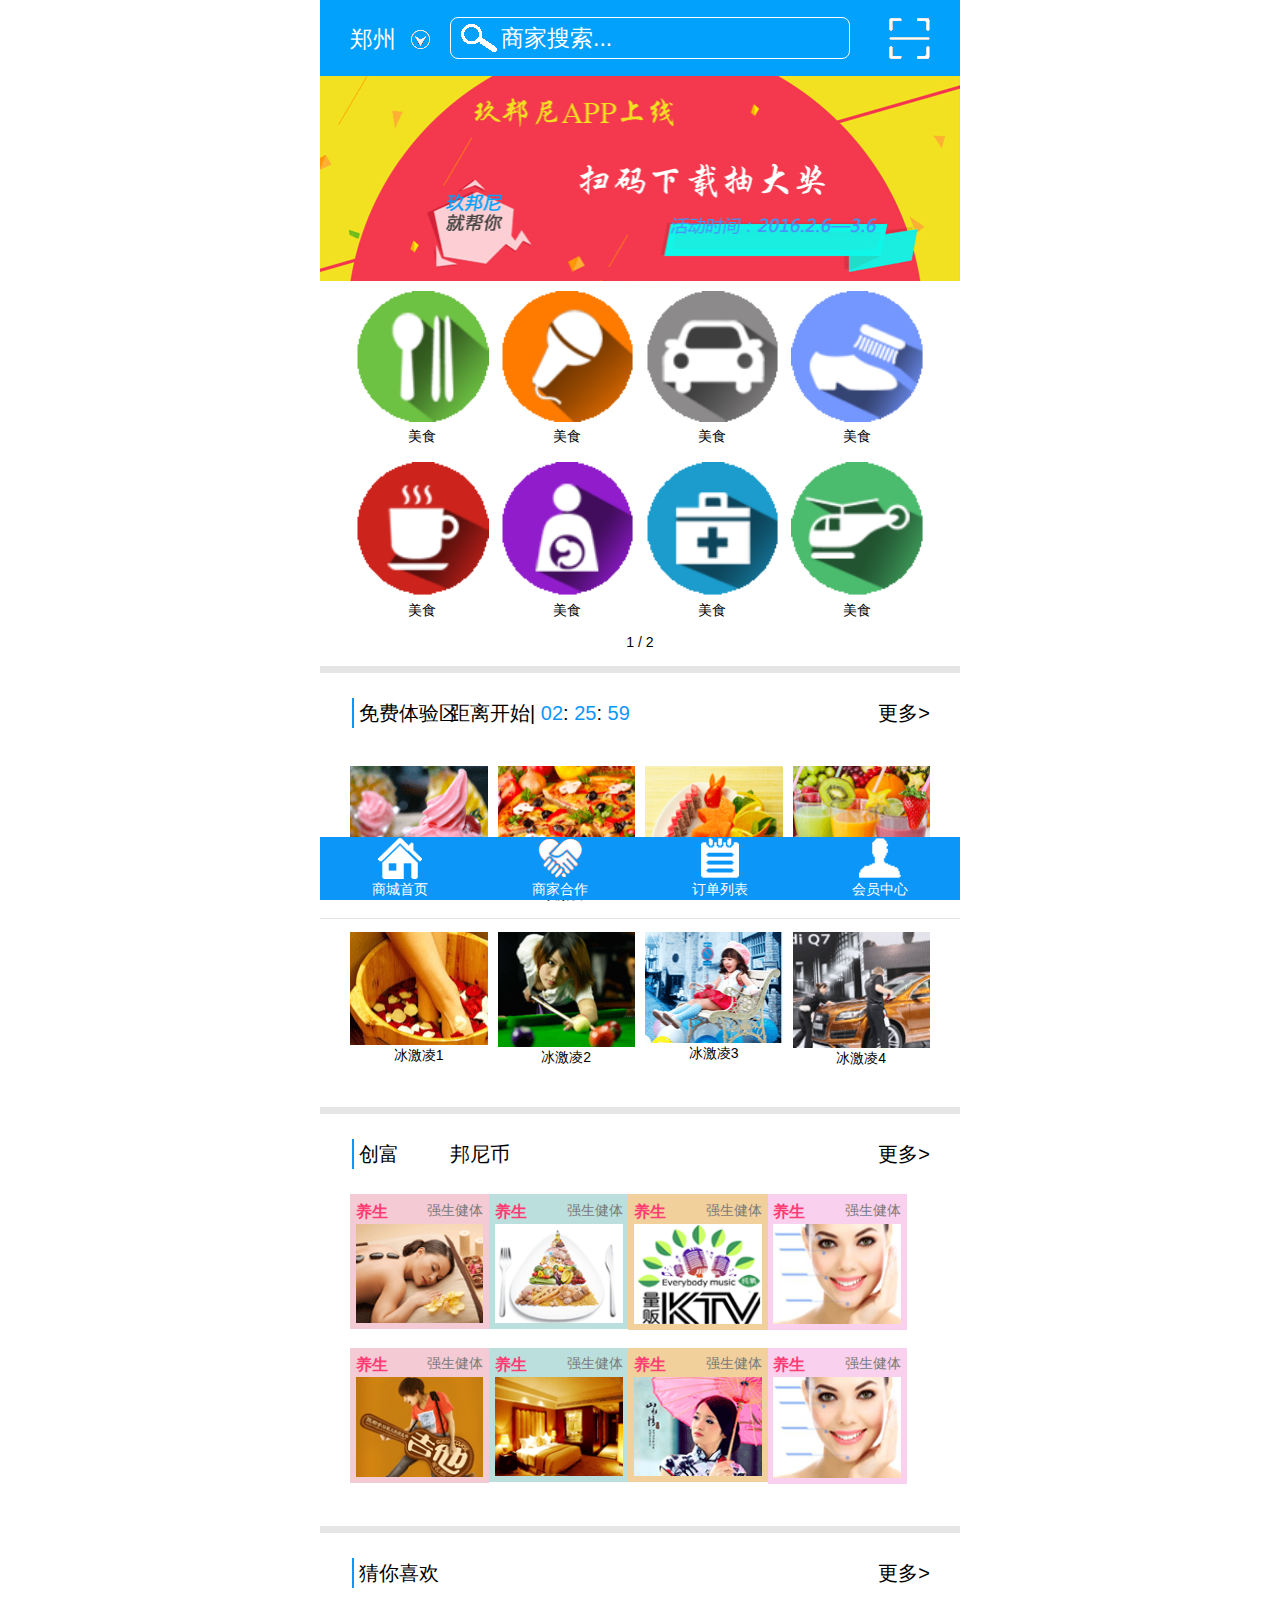
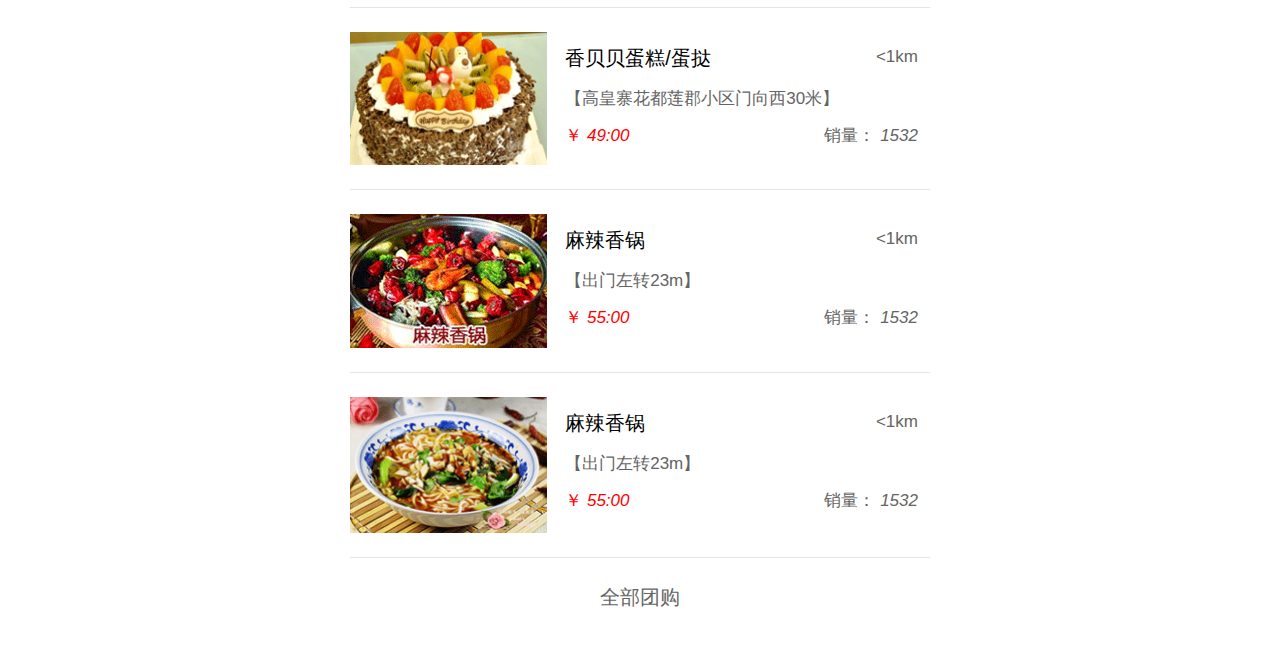
<file: moble/index.html>
<!DOCTYPE html>
<html lang="en" class="fs-10">
<head>
    <meta charset="UTF-8">
    <meta http-equiv="X-UA-Compatible" content="IE=7">
    <meta name="viewport" content="width=device-width, user-scalable=no, initial-scale=1.0">
    <link rel="stylesheet" href="css/base.css">
    <link rel="stylesheet" href="css/index.css">
    <title>Title</title>
</head>
<body>
    <div class="container">
        <!--topbar-->
        <div class="topbar">
            <div class="wrapper pos-r">
                <div class="location pos-a">
                    <form action="loction">
                        <select name="loction" id="">
                            <option value="郑州">郑州</option>
                            <option value="郑州">杭州</option>
                            <option value="郑州">郑州</option>
                        </select>
                    </form>
                </div>
                <div class="search">
                    <form action="">
                        <input type="search" value="商家搜索...">
                    </form>
                </div>
                <div class="code pos-a r t">
                    <a href="javascript:;" class="dis-b"></a>
                </div>
            </div>
        </div>
        <!--mian-bar-->
        <div class="main-banner swiper-container" id="main-banner">
            <ul class="swiper-wrapper">
                <li class="fl swiper-slide">
                    <a href="javascript:;" class="dis-b">
                        <img src="images/app.png" alt="广告" >
                    </a>
                </li>
                <li class="fl swiper-slide">
                    <a href="javascript:;" class="dis-b">
                        <img src="images/banner-2.png" alt="广告">
                    </a>
                </li>
            </ul>
        </div>
        <!--server-->
        <div class="server">
            <div class="wrapper t-a-c swiper-container" id="server-wrapper">
                <ul class="clearfix swiper-wrapper">
                    <li class="fl swiper-slide">
                        <ol class="clearfix">
                            <li class="fl">
                                <a href="javascript:;" class="dis-b">
                                    <img src="images/server1.png" alt="餐饮">
                                    美食
                                </a>
                            </li>
                            <li class="fl">
                                <a href="javascript:;" class="dis-b">
                                    <img src="images/server2.png" alt="餐饮">
                                    美食
                                </a>
                            </li>
                            <li class="fl">
                                <a href="javascript:;" class="dis-b">
                                    <img src="images/server3.png" alt="餐饮">
                                    美食
                                </a>
                            </li>
                            <li class="fl">
                                <a href="javascript:;" class="dis-b">
                                    <img src="images/server4.png" alt="餐饮">
                                    美食
                                </a>
                            </li>
                            <li class="fl">
                            <a href="javascript:;" class="dis-b">
                                <img src="images/server5.png" alt="餐饮">
                                美食
                            </a>
                             </li>
                            <li class="fl">
                                <a href="javascript:;" class="dis-b">
                                    <img src="images/server6.png" alt="餐饮">
                                    美食
                                </a>
                            </li>
                            <li class="fl">
                                <a href="javascript:;" class="dis-b">
                                    <img src="images/server7.png" alt="餐饮">
                                    美食
                                </a>
                           </li>
                            <li class="fl">
                                <a href="javascript:;" class="dis-b">
                                    <img src="images/server8.png" alt="餐饮">
                                    美食
                                </a>
                             </li>
                        </ol>
                    </li>
                    <li class="fl clearfix swiper-slide">
                        <ol class="clearfix">
                            <li class="fl">
                                <a href="javascript:;" class="dis-b">
                                    <img src="images/banner1.png" alt="餐饮">
                                    美食
                                </a>
                            </li>
                            <li class="fl">
                                <a href="javascript:;" class="dis-b">
                                    <img src="images/banner6.png" alt="餐饮">
                                    美食
                                </a>
                            </li>
                            <li class="fl">
                                <a href="javascript:;" class="dis-b">
                                    <img src="images/banner3.png" alt="餐饮">
                                    美食
                                </a>
                            </li>
                            <li class="fl">
                                <a href="javascript:;" class="dis-b">
                                    <img src="images/banner4.png" alt="餐饮">
                                    美食
                                </a>
                            </li>
                            <li class="fl">
                                <a href="javascript:;" class="dis-b">
                                    <img src="images/banner5.png" alt="餐饮">
                                    美食
                                </a>
                            </li>
                            <li class="fl">
                                <a href="javascript:;" class="dis-b">
                                    <img src="images/server6.png" alt="餐饮">
                                    美食
                                </a>
                            </li>
                            <li class="fl">
                                <a href="javascript:;" class="dis-b">
                                    <img src="images/server7.png" alt="餐饮">
                                    美食
                                </a>
                            </li>
                            <li class="fl">
                                <a href="javascript:;" class="dis-b">
                                    <img src="images/server8.png" alt="餐饮">
                                    美食
                                </a>
                            </li>
                        </ol>
                    </li>
                </ul>
                <div class="swiper-pagination"></div>
            </div>
        </div>
        <!--free-->
        <div class=" free product">
            <div class="tlt pos-r wrapper">
                <div class="left pos-a">
                        免费体验区
                </div>
                <div class="center pos-r">
                    距离开始|
                    <i>02</i>:
                    <i>25</i>:
                    <i>59</i>
                </div>
                <div class="more pos-a r t">
                    更多>
                </div>
            </div>
            <div class="content bd ">
                <div class="wrapper swiper-container" id="free-wrapper">
                    <ul class="clearfix swiper-wrapper">
                        <li class="t-a-c fl margin-s swiper-slide">
                            <a href="javascript:;" class="dis-b">
                                <img src="images/free-1.png" alt="">
                            </a>
                            <span>冰激凌1</span>
                        </li>
                        <li class="t-a-c fl margin-s swiper-slide">
                            <a href="javascript:;" class="dis-b">
                                <img src="images/free-2.png" alt="">
                            </a>
                            <span>冰激凌2</span>
                        </li>
                        <li class="t-a-c fl margin-s swiper-slide">
                            <a href="javascript:;" class="dis-b">
                                <img src="images/free-3.png" alt="">
                            </a>
                            <span>冰激凌3</span>
                        </li>
                        <li class="t-a-c fl margin-s swiper-slide">
                            <a href="javascript:;" class="dis-b">
                                <img src="images/free-4.png" alt="">
                            </a>
                            <span>冰激凌4</span>
                        </li>
                        <li class="t-a-c fl margin-s swiper-slide">
                            <a href="javascript:;" class="dis-b">
                                <img src="images/free-5.png" alt="">
                            </a>
                            <span>冰激凌5</span>
                        </li>

                        <li class="t-a-c fl margin-s swiper-slide">
                            <a href="javascript:;" class="dis-b">
                                <img src="images/free-6.png" alt="">
                            </a>
                            <span>冰激凌6</span>
                        </li>
                        <li class="t-a-c fl margin-s swiper-slide">
                            <a href="javascript:;" class="dis-b">
                                <img src="images/free-7.png" alt="">
                            </a>
                            <span>冰激凌7</span>
                        </li>
                    </ul>
                 </div>
            </div>
            <div class="content ">
                <div class="wrapper swiper-container" id="free-wrapper2">
                    <ul class="clearfix swiper-wrapper">
                        <li class="t-a-c fl swiper-slide">
                            <a href="javascript:;" class="dis-b">
                                <img src="images/free-8.png" alt="">
                            </a>
                            <span>冰激凌1</span>
                        </li>
                        <li class="t-a-c fl swiper-slide">
                            <a href="javascript:;" class="dis-b">
                                <img src="images/free-7.png" alt="">
                            </a>
                            <span>冰激凌2</span>
                        </li>
                        <li class="t-a-c fl swiper-slide">
                            <a href="javascript:;" class="dis-b">
                                <img src="images/free-6.png" alt="">
                            </a>
                            <span>冰激凌3</span>
                        </li>
                        <li class="t-a-c fl swiper-slide">
                            <a href="javascript:;" class="dis-b">
                                <img src="images/free-5.png" alt="">
                            </a>
                            <span>冰激凌4</span>
                        </li>
                        <li class="t-a-c fl swiper-slide">
                            <a href="javascript:;" class="dis-b">
                                <img src="images/free-5.png" alt="">
                            </a>
                            <span>冰激凌5</span>
                        </li>

                        <li class="t-a-c fl swiper-slide">
                            <a href="javascript:;" class="dis-b">
                                <img src="images/free-6.png" alt="">
                            </a>
                            <span>冰激凌6</span>
                        </li>
                        <li class="t-a-c fl swiper-slide">
                            <a href="javascript:;" class="dis-b">
                                <img src="images/free-7.png" alt="">
                            </a>
                            <span>冰激凌7</span>
                        </li>
                    </ul>
                </div>
            </div>
        </div>
        <!--feature-->
        <div class=" feature product">
            <div class="tlt pos-r wrapper">
                <div class="left pos-a">
                    创富
                </div>
                <div class="center pos-r">
                    邦尼币
                </div>
                <div class="more pos-a r t">
                    更多>
                </div>
            </div>
            <div class="feature-content">
                <div class="wrapper">
                            <ul class="clearfix">
                                <li class="fl bgc-f4c f-margin-s">
                                    <div class="feature-tlt clearfix">
                                        <h3 class="fl">养生</h3>
                                        <span class="fr">强生健体</span>
                                    </div>
                                    <img src="images/feature-1.png" alt="">
                                </li>
                                <li class="fl bgc-bbd f-margin-s">
                                    <div class="feature-tlt clearfix">
                                        <h3 class="fl">养生</h3>
                                        <span class="fr">强生健体</span>
                                    </div>
                                    <img src="images/feature-2.png" alt="">
                                </li>
                                <li class="fl bgc-f1d f-margin-s">
                                    <div class="feature-tlt clearfix">
                                        <h3 class="fl">养生</h3>
                                        <span class="fr">强生健体</span>
                                    </div>
                                    <img src="images/feature-3.png" alt="">
                                </li>
                                <li class="fl bgc-f9d">
                                    <div class="feature-tlt clearfix">
                                        <h3 class="fl">养生</h3>
                                        <span class="fr">强生健体</span>
                                    </div>
                                    <img src="images/feature-4.png" alt="">
                                </li>
                            </ul>
                            <ul class="clearfix">
                                <li class="fl bgc-f4c f-margin-s">
                                    <div class="feature-tlt clearfix">
                                        <h3 class="fl">养生</h3>
                                        <span class="fr">强生健体</span>
                                    </div>
                                    <img src="images/feature-8.png" alt="">
                                </li>
                                <li class="fl bgc-bbd f-margin-s">
                                    <div class="feature-tlt clearfix">
                                        <h3 class="fl">养生</h3>
                                        <span class="fr">强生健体</span>
                                    </div>
                                    <img src="images/feature-7.png" alt="">
                                </li>
                                <li class="fl bgc-f1d f-margin-s">
                                    <div class="feature-tlt clearfix">
                                        <h3 class="fl">养生</h3>
                                        <span class="fr">强生健体</span>
                                    </div>
                                    <img src="images/feature-6.png" alt="">
                                </li>
                                <li class="fl bgc-f9d">
                                    <div class="feature-tlt clearfix">
                                        <h3 class="fl">养生</h3>
                                        <span class="fr">强生健体</span>
                                    </div>
                                    <img src="images/feature-4.png" alt="">
                                </li>
                            </ul>
                </div>
            </div>

        </div>
        <!--favorite-->
        <div class=" favorite product">
            <div class="tlt pos-r wrapper">
                <div class="left pos-a">
                    猜你喜欢
                </div>
                <div class="more pos-a r t">
                    更多>
                </div>
            </div>
            <div class="favorite-content wrapper">
                <ul>
                    <li class="clearfix">
                        <div class="img fl">
                            <a href="#" class="dis-b">
                                <img src="images/Recommend-1.png" alt="">
                            </a>
                        </div>
                        <div class="txt fl">
                            <dl>
                                <dt class="clearfix">
                                    <span class="fl favorite-content-tlt">香贝贝蛋糕/蛋挞</span>
                                    <span class="fr "><1km</span>
                                </dt>
                                <dd class="address">【高皇寨花都莲郡小区门向西30米】</dd>
                                <dd class="clearfix">
                                    <span class="price fl c-f00">
                                        ￥
                                        <i>49:00</i>
                                    </span>
                                    <span class=" fr">
                                        销量：
                                        <i>1532</i>
                                    </span>
                                </dd>
                            </dl>
                        </div>
                    </li>
                    <li class="clearfix">
                    <div class="img fl">
                        <a href="#" class="dis-b">
                            <img src="images/Recommend-2.png" alt="">
                        </a>
                    </div>
                    <div class="txt fl">
                        <dl>
                            <dt class="clearfix">
                                <span class="fl favorite-content-tlt">麻辣香锅</span>
                                <span class="fr "><1km</span>
                            </dt>
                            <dd class="address">【出门左转23m】</dd>
                            <dd class="clearfix">
                                    <span class="price fl c-f00">
                                        ￥
                                        <i>55:00</i>
                                    </span>
                                    <span class=" fr">
                                        销量：
                                        <i>1532</i>
                                    </span>
                            </dd>
                        </dl>
                    </div>
                </li>
                    <li class="clearfix">
                        <div class="img fl">
                            <a href="#" class="dis-b">
                                <img src="images/Recommend-3.png" alt="">
                            </a>
                        </div>
                        <div class="txt fl">
                            <dl>
                                <dt class="clearfix">
                                    <span class="fl favorite-content-tlt">麻辣香锅</span>
                                    <span class="fr "><1km</span>
                                </dt>
                                <dd class="address">【出门左转23m】</dd>
                                <dd class="clearfix">
                                    <span class="price fl c-f00">
                                        ￥
                                        <i>55:00</i>
                                    </span>
                                    <span class=" fr">
                                        销量：
                                        <i>1532</i>
                                    </span>
                                </dd>
                            </dl>
                        </div>
                    </li>
                    <li>
                        <a href="#" class="dis-b t-a-c more">
                            全部团购
                        </a>
                    </li>
                </ul>
            </div>
            

        </div>
        <!--footer-->
        <div class="footer">
            <div class="wrapper c-fff t-a-c">
                <ul>
                    <li>
                        <a href="#" class="dis-b">
                            <img src="images/home.png" alt="">
                            <p class="">商城首页</p>
                        </a>
                    </li>
                    <li>
                        <a href="#" class="dis-b">
                            <img src="images/cooperation.png" alt="">
                            <p class="">商家合作</p>
                        </a>
                    </li>
                    <li>
                        <a href="#" class="dis-b">
                            <img src="images/noteread.png" alt="">
                            <p class="">订单列表</p>
                        </a>
                    </li>
                    <li>
                        <a href="#" class="dis-b">
                            <img src="images/user.png" alt="">
                            <p class="">会员中心</p>
                        </a>
                    </li>
                </ul>
            </div>
        </div>
    </div>
    <script src="js/swiper.min.js"></script>
    <script>
        var banner = new Swiper('#main-banner')
        var server = new Swiper('#server-wrapper',{
            pagination:'.swiper-pagination',
            paginationType : 'fraction',
        });
        var free1 = new Swiper('#free-wrapper',{
            slidesPerView:4,
            autoplay:1000,
            spaceBetween:10,

        })
        var free2= new Swiper('#free-wrapper2',{
            slidesPerView:4,
            autoplay:2000,
            spaceBetween:10,
        })
    </script>


</body>
</html>
</file>
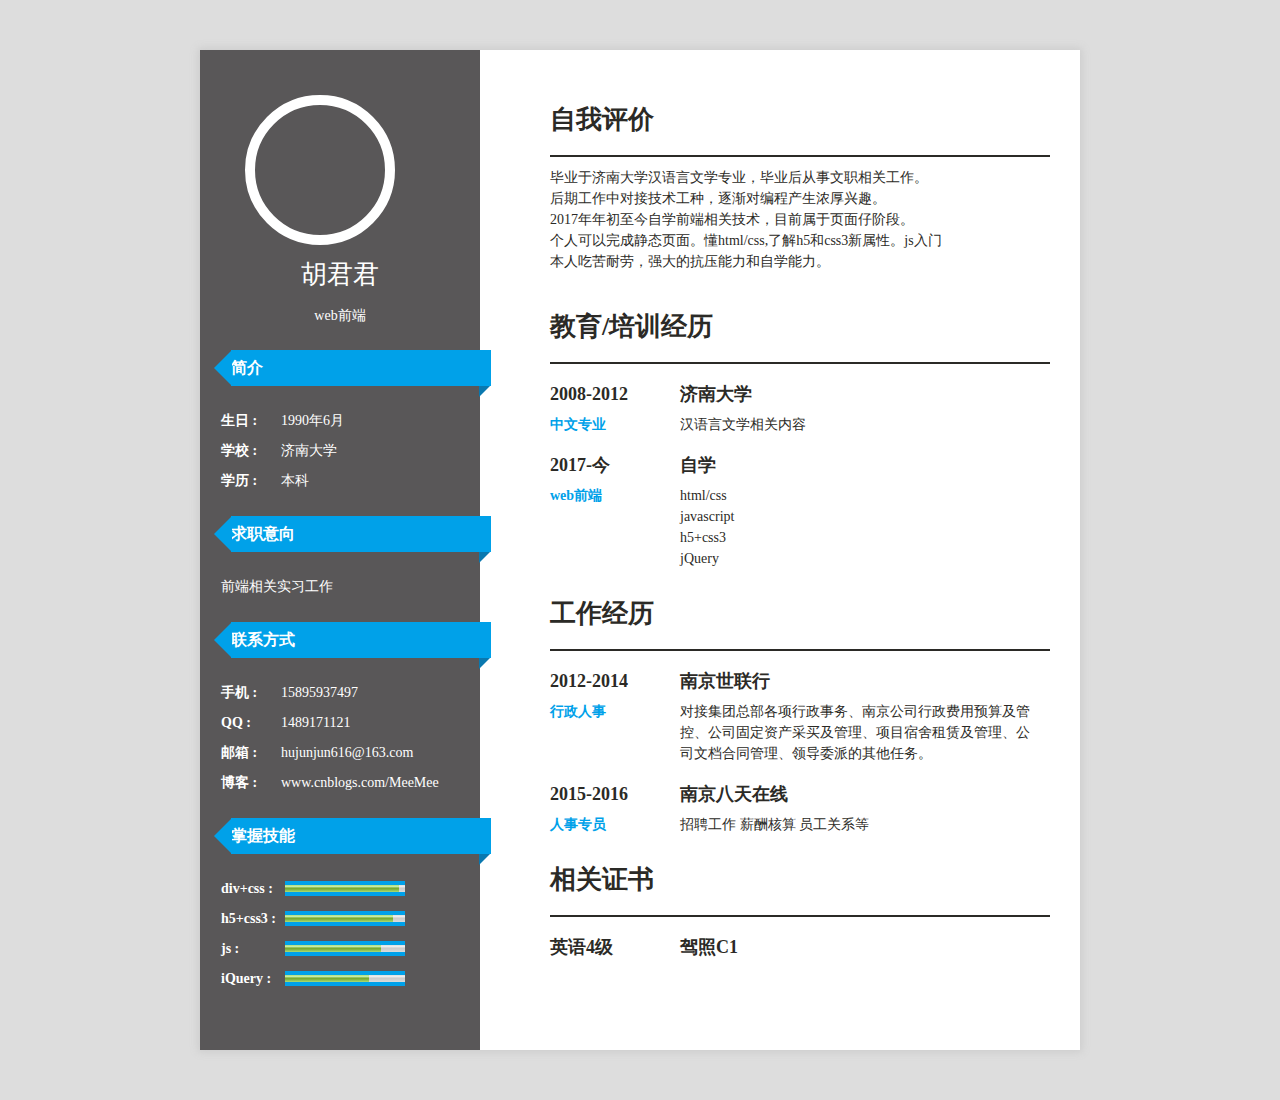
<file: cv.html>
<!doctype html>
<html lang="en">
<head>
    <meta charset='UTF-8'/>
    <meta name="Author" content="胡君君">
    <meta name="Keywords" content="简历">
    <meta name="Description" content="h5静态简历">
    <link rel="stylesheet" type="text/css" href="http://at.alicdn.com/t/font_9ejm83c0nfm9529.css">
    <title>CV</title>
    <style>
        *{
          margin: 0;
          padding: 0;
          }
        body{
          background-color: #ddd;
          font: 14px/150% Microsoft YaHei;
          color: #666;
          }
        ul li{
          list-style: none;
        }
        .clearfix:before, .clearfix:after {
            content: "";
            display: table;
        }

        .clearfix:after {
            clear: both;
        }

        .clearfix {
            *zoom: 1; /*IE/7/6*/
        }
        .cv {
            width: 850px;
            height: 1000px;
            margin: 50px auto;
            background-color: #fff;
            box-shadow: 0 0 8px 2px #CCC;
            padding-right: 30px;
          }
        .introduce{
            float: left;
            width: 280px;
            height: 1000px;
            background-color: #595758;
            color: #fff;
          }
        .introduce .img{
            height: 300px;
          }
        .portrait{
            height: 155px;
            padding: 45px 0 0 45px;
        }
        .logo{
            width: 130px;
            height: 130px;
            border: 10px solid #fff;
            border-radius: 50%;
        }
        .introduce .name{
            height: 100px;
            text-align: center;
        }
        .name_1{
            font: 400 26px/50px Microsoft YaHei;
            margin-bottom: 5px;
        }
        .introduce li{
            padding-left: 15px ;
            margin-bottom: 20px;
        }
        .introduce .tlt {
            padding-left: 16px;
        }
        .subtlt{
            position: relative;
            width: 260px;
            height: 36px;
            background-color: #00A1E9;
            font: 600 16px/36px Microsoft YaHei;
            margin-bottom: 20px;
          }
        .subtlt::before{
            position: absolute;
            left: -17px;
            content: '';
            width: 0;
            height: 0;
            border: 18px solid transparent;
            border-right-color:  #00A1E9;
            border-left: none;
         }
        .subtlt::after{
            position: absolute;
            right: 1px;
            top: 36px;
            content: '';
            width: 0;
            height: 0;
            border: 11px solid transparent;
            border-top-color: #0978AF;
            border-left: none;
         }
        .introduce .text{
            padding-left: 6px;
        }
        .introduce .text p{
            line-height: 30px;
            font-size: 14px;
            white-space:nowrap;
        }
        .introduce .text p span{
            display: inline-block;
            width: 60px;
            font-weight: bold;
        }
        .details{
            float: right;
            width: 500px;
            height: 1000px;
            padding-top: 45px;
            color: #2B2A26;
        }
        .details li{
            margin-bottom: 20px;
        }
        .details .tlt{
            height: 60px;
            border-bottom: 2px solid #2B2A26;
            background-color: #fff;
            font: 700 26px/50px Microsoft YaHei;
        }
        .iconfont{
            font-size: 50px;
            color:  #00A1E9;
            vertical-align: middle;
        }
        .details .p-text{
            width: 500px;
            margin: 10px 0 ;
        }
        .details dt,
        .width_span{
            padding-top: 10px;
            height: 40px;
            font: 700 18px/40px Microsoft YaHei;
        }
        .details .width,
        .width_span{
            float: left;
            width: 130px;
        }
        .details dd .width{
            color: #00A1E9;
            font-weight: bold;
        }
        .details  p{
            width: 350px;
            float: left;
        }
        meter{
            height: 15px;
            width: 120px;
            background: #00A1E9;
        }
        .introduce .img span{
            position: relative;
        }
        .introduce .icon-fox{
            font-size: 120px;
            position: relative;
        }
        .icon-fox:before{
            position: absolute;
            top: 50px;
            left: -5px;

        }


    </style>

</head>

<body>
    <div class="cv">
        <div class="introduce">
            <div class="img">
                <div class="portrait">
                    <div class="logo iconfont icon-fox">

                    </div>
                </div>
                <div class="name">
                    <p class="name_1">胡君君</p>
                    <p>web前端</p>
                </div>
            </div>
            <ul>
                <li>
                    <div class="tlt">
                        <div class="subtlt">
                            简介
                        </div>
                    </div>
                    <div class="text">
                        <p><span>生日&nbsp;:</span>1990年6月</p>
                        <p><span>学校&nbsp;:</span>济南大学</p>
                        <p><span>学历&nbsp;:</span>本科</p>
                    </div>
                </li>
                <li>
                    <div class="tlt">
                        <div class="subtlt">
                            求职意向
                        </div>
                    </div>
                    <div class="text">
                        <p>前端相关实习工作</p>

                    </div>
                </li>
                <li>
                    <div class="tlt">
                        <div class="subtlt">
                            联系方式
                        </div>
                    </div>
                    <div class="text">
                        <p><span>手机&nbsp;:</span>15895937497</p>
                        <p><span>QQ&nbsp;:</span>1489171121</p>
                        <p><span>邮箱&nbsp;:</span>hujunjun616@163.com</p>
                        <p><span>博客&nbsp;:</span>www.cnblogs.com/MeeMee</p>
                    </div>
                </li>
                <li>
                    <div class="tlt">
                        <div class="subtlt">
                            掌握技能
                        </div>
                    </div>
                    <div class="text">
                        <p>
                            <span>div+css&nbsp;:</span>
                            <meter min='0' max='100' low='10'  value='95'></meter>
                            </p>
                        <p>
                            <span>h5+css3&nbsp;:</span>
                            <meter min='0' max='100' low='10' high='90' value='90'></meter>
                        </p>
                        <p>
                            <span>js&nbsp;:</span>
                            <meter min='0' max='100' low='10' high='90' value='80'></meter>
                        </p>
                        <p>
                            <span>iQuery&nbsp;:</span>
                            <meter min='0' max='100' low='10' high='90' value='70'></meter>
                    </div>
                </li>
            </ul>
        </div>
        <div class="details">
            <ul>
                <li class="clearfix">
                    <div class="tlt">
                        <i class="iconfont icon-icon168"></i>
                        自我评价
                    </div>
                    <p class="p-text">
                        毕业于济南大学汉语言文学专业，毕业后从事文职相关工作。<br>
                        后期工作中对接技术工种，逐渐对编程产生浓厚兴趣。 <br>
                        2017年年初至今自学前端相关技术，目前属于页面仔阶段。 <br>
                        个人可以完成静态页面。懂html/css,了解h5和css3新属性。js入门<br>
                        本人吃苦耐劳，强大的抗压能力和自学能力。<br>
                    </p>
                </li>
                <li class="clearfix">
                    <div class="tlt">
                        <i class="iconfont icon-jiaoyupeixun"></i>
                        教育/培训经历
                    </div>
                    <dl class="clearfix">
                        <dt>
                            <span class="width">2008-2012</span>
                            济南大学
                        </dt>
                        <dd class="clearfix">
                            <span class="width">中文专业</span>
                            <p>汉语言文学相关内容</p>
                        </dd>
                    </dl>
                    <dl >
                        <dt>
                            <span class="width">2017-今</span>
                            自学
                        </dt>
                        <dd>
                            <span class="width">web前端</span>
                            <p>html/css <br>
                                javascript<br>
                                h5+css3<br>
                                jQuery
                            </p>
                        </dd>
                    </dl>
                </li>
                <li class="clearfix">
                <div class="tlt">
                    <i class="iconfont icon-iconfontgongzuo"></i>
                    工作经历
                </div>
                <dl>
                    <dt>
                        <span class="width">2012-2014</span>
                        南京世联行
                    </dt>
                    <dd  class="clearfix">
                        <span class="width">行政人事</span>
                        <p>对接集团总部各项行政事务、南京公司行政费用预算及管控、公司固定资产采买及管理、项目宿舍租赁及管理、公司文档合同管理、领导委派的其他任务。</p>
                    </dd>
                </dl>
                <dl>
                    <dt>
                        <span class="width">2015-2016</span>
                        南京八天在线
                    </dt>
                    <dd>
                        <span class="width">人事专员</span>
                        <p>招聘工作
                            薪酬核算
                            员工关系等
                        </p>
                    </dd>
                </dl>
            </li>
            <li class="clearfix">
                    <div class="tlt">
                        <i class="iconfont icon-shape"></i>
                        相关证书
                    </div>
                    <span class="width_span">英语4级</span>
                    <span class="width_span">驾照C1</span>
                </li>
            </ul>
        </div>

    </div>

</body>
</html>
</file>
<file: moble/css/base.css>
@charset 'UTF-8';

body,h1,h2,h3,h4,h5,h6,p,dd{margin:0;}
ul,ol,dl{margin:0;padding:0;list-style:none;}
img{border:none;vertical-align:middle;}
a{text-decoration:none;color:#000;color:inherit;outline:none;}
body{font:1.4rem/1.5 'Microsoft Yahei',sans-serif;/*sans-serif 是手机默认字体*/}

/**************************************************
=========== font ===============================
**************************************************/
/*** font-size***/
.f-siz12{font-size:12px;}
.f-siz14{font-size:14px;}
.f-siz16{font-size:16px;}
.f-siz18{font-size:18px;}
.f-siz20{font-size:20px;}
.f-siz22{font-size:22px;}
.f-siz24{font-size:24px;}
.f-siz26{font-size:26px;}
.f-siz28{font-size:28px;}
.f-siz30{font-size:30px;}

.f-wei-nor{font-weight: normal;}
.f-sty-nor{font-style: normal;}
/**************************************************
=========== border ===============================
**************************************************/
.bor{border:1px solid #eee;}
.bor-t{border-top:1px solid #eee;}
.bor-r{border-right:1px solid #eee;}
.bor-b{border-bottom:1px solid #eee;}
.bor-l{border-left:1px solid #eee;}

/**************************************************
=========== padding ===============================
**************************************************/
.pad-5{padding:5px;}
.pad-10{padding:10px;}
.pad-15{padding:15px;}
.pad-20{padding:20px;}
.pad-25{padding:25px;}

.pad-t5{padding-top:5px;}
.pad-t10{padding-top:10px;}
.pad-t15{padding-top:15px;}
.pad-t20{padding-top:20px;}
.pad-t25{padding-top:25px;}
.pad-t30{padding-top:30px;}
.pad-t5{padding-top:5px;}

.pad-r0{padding-right:0;}
.pad-r5{padding-right:5px;}
.pad-r10{padding-right:10px;}
.pad-r15{padding-right:15px;}
.pad-r20{padding-right:20px;}
.pad-r25{padding-right:25px;}
.pad-r30{padding-right:30px;}

.pad-b5{padding-bottom:5px;}
.pad-b10{padding-bottom:10px;}
.pad-b15{padding-bottom:15px;}
.pad-b20{padding-bottom:20px;}
.pad-b25{padding-bottom:25px;}
.pad-b30{padding-bottom:30px;}

.pad-l0{padding-left:0;}
.pad-l5{padding-left:5px;}
.pad-l10{padding-left:10px;}
.pad-l15{padding-left:15px;}
.pad-l20{padding-left:20px;}
.pad-l25{padding-left:25px;}
.pad-l30{padding-left:30px;}


/**************************************************
=========== margin ===============================
**************************************************/
.mar-5{margin:5px;}
.mar-10{margin:10px;}
.mar-15{margin:15px;}
.mar-20{margin:20px;}
.mar-25{margin:25px;}

.mar-t5{margin-top:5px;}
.mar-t10{margin-top:10px;}
.mar-t15{margin-top:15px;}
.mar-t20{margin-top:20px;}
.mar-t25{margin-top:25px;}
.mar-t30{margin-top:30px;}
.mar-t5{margin-top:5px;}

.mar-r5{margin-right:5px;}
.mar-r10{margin-right:10px;}
.mar-r15{margin-right:15px;}
.mar-r20{margin-right:20px;}
.mar-r25{margin-right:25px;}
.mar-r30{margin-right:30px;}

.mar-b5{margin-bottom:5px;}
.mar-b10{margin-bottom:10px;}
.mar-b15{margin-bottom:15px;}
.mar-b20{margin-bottom:20px;}
.mar-b25{margin-bottom:25px;}
.mar-b30{margin-bottom:30px;}

.mar-l5{margin-left:5px;}
.mar-l10{margin-left:10px;}
.mar-l15{margin-left:15px;}
.mar-l20{margin-left:20px;}
.mar-l25{margin-left:25px;}
.mar-l30{margin-left:30px;}

/******* float *******/
.clearfix:after{
	content: '';
	display: block;
	height: 0;
	line-height: 0;
	visibility: hidden;
	clear: both;
}
.fl{float:left;} .fr{float:right;}

/*************************************
===============position===============
***********************************/
.pos-r{position:relative;} .pos-a{position:absolute;} .pos-f{position:fixed;}
.t{top: 0;} .r{right: 0;} .b{bottom:0;} .l{left: 0;}
.zindex-9 {z-index:9;}
.zindex-99 {z-index:99;}
.zindex-999 {z-index:999;}
.zindex-9999 {z-index:9999;}
.zindex-99999 {z-index:99999;}
.zindex-999999 {z-index:999999;}
/****************************
	========= text =========
*****************************/
/*** display ***/
.dis-b {display:block;}
.dis-ib {display:inline-block;}
.dis-n {display:none;}
/*** text-align ***/
.t-a-l {text-align:left;}
.t-a-c {text-align:center;}
.t-a-r {text-align:right;}
/*** vertical ***/
.ver-a-m{vertical-align:middle;}
/*** overflow ***/
.overf-h{overflow:hidden;}

/**************************************
================ color ========================
*****************************************/

.c-000{color:#000;}
.c-100{color:#100;}
.c-200{color:#200;}
.c-300{color:#300;}
.c-400{color:#400;}
.c-500{color:#500;}
.c-600{color:#600;}
.c-700{color:#700;}
.c-800{color:#800;}
.c-900{color:#900;}
.c-a00{color:#a00;}
.c-b00{color:#b00;}
.c-c00{color:#c00;}
.c-d00{color:#d00;}
.c-e00{color:#e00;}
.c-f00{color:#f00;}
/******************/
.c-010{color:#010;}
.c-020{color:#020;}
.c-030{color:#030;}
.c-040{color:#040;}
.c-050{color:#050;}
.c-060{color:#060;}
.c-070{color:#070;}
.c-080{color:#080;}
.c-090{color:#090;}
.c-0a0{color:#0a0;}
.c-0b0{color:#0b0;}
.c-0c0{color:#0c0;}
.c-0d0{color:#0d0;}
.c-0e0{color:#0e0;}
.c-0f0{color:#0f0;}
/*******************/
.c-001{color:#001;}
.c-002{color:#002;}
.c-003{color:#003;}
.c-004{color:#004;}
.c-005{color:#005;}
.c-006{color:#006;}
.c-007{color:#007;}
.c-008{color:#008;}
.c-009{color:#009;}
.c-00a{color:#00a;}
.c-00b{color:#00b;}
.c-00c{color:#00c;}
.c-00d{color:#00d;}
.c-00e{color:#00e;}
.c-00f{color:#00f;}
/******************/
.c-111{color:#111;}
.c-222{color:#222;}
.c-333{color:#333;}
.c-444{color:#444;}
.c-555{color:#555;}
.c-666{color:#666;}
.c-777{color:#777;}
.c-888{color:#888;}
.c-999{color:#999;}
.c-aaa{color:#aaa;}
.c-bbb{color:#bbb;}
.c-ccc{color:#ccc;}
.c-eee{color:#ddd;}
.c-fff{color:#fff;}
/*****************/
.c-fa0{color:#fa0;}
.c-af0{color:#af0;}
.c-f0a{color:#f0a;}
.c-a0f{color:#a0f;}
.c-0af{color:#0af;}
.c-0fa{color:#0fa;}
/*************************************
======== background-color ===========
************************************/
.bgc-000{background-color:#000;}
.bgc-100{background-color:#100;}
.bgc-200{background-color:#200;}
.bgc-300{background-color:#300;}
.bgc-400{background-color:#400;}
.bgc-500{background-color:#500;}
.bgc-600{background-color:#600;}
.bgc-700{background-color:#700;}
.bgc-800{background-color:#800;}
.bgc-900{background-color:#900;}
.bgc-a00{background-color:#a00;}
.bgc-b00{background-color:#b00;}
.bgc-c00{background-color:#c00;}
.bgc-d00{background-color:#d00;}
.bgc-e00{background-color:#e00;}
.bgc-f00{background-color:#f00;}
/******************************/
.bgc-010{background-color:#010;}
.bgc-020{background-color:#020;}
.bgc-030{background-color:#030;}
.bgc-040{background-color:#040;}
.bgc-050{background-color:#050;}
.bgc-060{background-color:#060;}
.bgc-070{background-color:#070;}
.bgc-080{background-color:#080;}
.bgc-090{background-color:#090;}
.bgc-0a0{background-color:#0a0;}
.bgc-0b0{background-color:#0b0;}
.bgc-0c0{background-color:#0c0;}
.bgc-0d0{background-color:#0d0;}
.bgc-0e0{background-color:#0e0;}
.bgc-0f0{background-color:#0f0;}
/*****************************/
.bgc-001{background-color:#001;}
.bgc-002{background-color:#002;}
.bgc-003{background-color:#003;}
.bgc-004{background-color:#004;}
.bgc-005{background-color:#005;}
.bgc-006{background-color:#006;}
.bgc-007{background-color:#007;}
.bgc-008{background-color:#008;}
.bgc-009{background-color:#009;}
.bgc-00a{background-color:#00a;}
.bgc-00b{background-color:#00b;}
.bgc-00c{background-color:#00c;}
.bgc-00d{background-color:#00d;}
.bgc-00e{background-color:#00e;}
.bgc-00f{background-color:#00f;}
/*******************************/
.bgc-111{background-color:#111;}
.bgc-222{background-color:#222;}
.bgc-333{background-color:#333;}
.bgc-444{background-color:#444;}
.bgc-555{background-color:#555;}
.bgc-666{background-color:#666;}
.bgc-777{background-color:#777;}
.bgc-888{background-color:#888;}
.bgc-999{background-color:#999;}
.bgc-aaa{background-color:#aaa;}
.bgc-bbb{background-color:#bbb;}
.bgc-ccc{background-color:#ccc;}
.bgc-eee{background-color:#ddd;}
.bgc-fff{background-color:#fff;}
/*******************************/
.bgc-fa0{background-color:#fa0;}
.bgc-af0{background-color:#af0;}
.bgc-f0a{background-color:#f0a;}
.bgc-a0f{background-color:#a0f;}
.bgc-0af{background-color:#0af;}
.bgc-0fa{background-color:#0fa;}
</file>
<file: moble/css/index.css>
@charset "UTF-8";
/*占位符改颜色*/
::-moz-placeholder { color: #fff; }
::-webkit-input-placeholder { color:#fff; }
:-ms-input-placeholder { color:#fff; }

.fs-10{
    font-size: 10px;
}
@media screen and (max-width: 640px){
    .fs-10{
        font-size: 1vmin;
    }
}

.container{
    max-width: 640px;
    min-width: 320px;
    margin:auto;
}
.wrapper{
    max-width:580px;
    margin:auto;
}
/*S topbar*/
.topbar{
    background-color: #02a1fc;
    padding: 1.7rem;
}
.topbar .location {
    width: 8rem;
}
.topbar .location select{
    width: 100%;
    height: 4.4rem;
    border: none;
    line-height: 4.4rem;
    appearance:none;
    -moz-appearance:none;
    -webkit-appearance:none;
    background: url("../images/down.png") no-repeat right center transparent;
    font-size:2.3rem;
    color: #fff;
}
.topbar .search{
    padding: 0 8rem 0 10rem;
}

.topbar .search form input{
    width:100%;
    border:1px  solid #fff;
    height: 4.2rem;
    border-radius:8px;
    color:#fff;
    font-size:2.3rem;
    text-indent:4.8rem;
    background: url("../images/zoom.png") no-repeat  1rem center transparent;
}
.topbar .code{
    top: 50%;
    margin-top: -2rem;
}
.topbar .code a{
    width: 4.1rem;
    height: 4.1rem;
    background: url("../images/saoma.png") no-repeat transparent;;
}

/* S mian-bar*/
.main-banner{
    overflow: hidden;
}
.main-banner ul{
    /*有几张图就是多少比例*/
    width: 200%;
}
.main-banner ul li{
    /*ul的50%*/
    width: 50%;
}
.main-banner ul li img {
    width: 100%;
}

/*S server*/
.server .wrapper{
    padding-bottom:2%;
    overflow: hidden;
}
.server ul{
    width: 200%;
}
.server ul li{
    width: 50%;
}
.server ul>li ol li{
    width: 23%;
    padding: 1%;
}
.server ul > li ol li a img{
    width:100%;
    padding:3% 0;
}


/* S product*/
.product{
    border-top: 0.7rem solid #e5e5e5;
    padding: 2.5rem 0;
}
.tlt{
    font-size: 2.0rem;
    padding-bottom: 2.5rem;

}
.tlt .left{
    margin-left: 0.2rem;
    padding-left: 0.5rem;
    border-left: 0.2rem solid #0c97f8;
}
.tlt .center{
    padding: 0 8rem 0 10rem;
}
.tlt .center i{
    font-style: normal;
    color: #0c97f8;
}
.bd{
    border-bottom: 0.1rem solid #e5e5e5;
}
/*有了轮播插件之后就不用这个了*/
/*.margin-s{*/
    /*margin-right:calc(4% / 6);*/
/*}*/
.product .content{
    padding:2% 0;
}
.product .content .wrapper{
    overflow:hidden;
}
.product .content span{
    padding-top: 8%;
}
.product .content ul{
    width:200%;
}
.product .content ul li{
    width:15%;
}

.product .content ul li a img{
    width:100%;
}
/* feature */
.feature ul{
    width: 100%;
}
.feature ul li{
    width: 50%;
}
.feature ul>li {
    width: 22%;
    padding: 1%;
    color: #7a7a7a;
    margin-bottom:3%;
}
.feature ul>li h3{
    color:#fe3d74;
    font-size:1.6rem;
}
.feature ul>li  img{
    width: 100%;
}
/*.f-margin-s{*/
    /*margin-right:calc(4% /3);*/
/*}*/
.bgc-f4c{background-color: #f4cad4;/*粉红*/}
.bgc-bbd{background-color: #bbdfdd;/*浅蓝*/}
.bgc-f1d{background-color: #f1d09b;/*浅黄*/}
.bgc-f9d{background-color: #f9d0ee;/*桃红*/}

/* favorite*/
.favorite .tlt{
    margin-bottom:2.4rem;
}
.favorite .favorite-content ul li{
    border-top: 0.1rem solid #e5e5e5;
    padding:2.4rem 0;
    color:#646464;
}
.favorite .favorite-content ul li .img{
    width: 34%;
}
.favorite .favorite-content ul li img{
    width: 100%;
}
.favorite .favorite-content ul li .txt{
    width: 66%;
    box-sizing:border-box;
    padding:1.2rem 1.2rem 1.2rem 1.8rem;
    font-size: 1.7rem;
}
.favorite .favorite-content ul li .txt dl{
    width: 100%;
}
.favorite .favorite-content-tlt{
    color: #000;
    font-size: 1.98rem;
}
.favorite .favorite-content ul li .address{
    padding:1.2rem 0;
}

.favorite .favorite-content ul li .more{
    font-size:2rem;
    padding-bottom: 1rem;
}
/* S footer*/
.footer{
    /*定位脱离文档流，宽度100%是针对浏览器*/
    width: 100%;
    position: fixed;
    bottom: 0;
    left: 0;
}
.footer .wrapper{
    max-width: 640px;
    min-width: 320px;
    margin: auto;
    background-color: #0c97f8;
}
.footer .wrapper ul{
    display: flex;
    flex-flow: row nowrap;
    justify-content: space-around;
}
.footer .wrapper ul li img{
    height:4.2rem;
    min-height:4.2rem;
}
</file>
